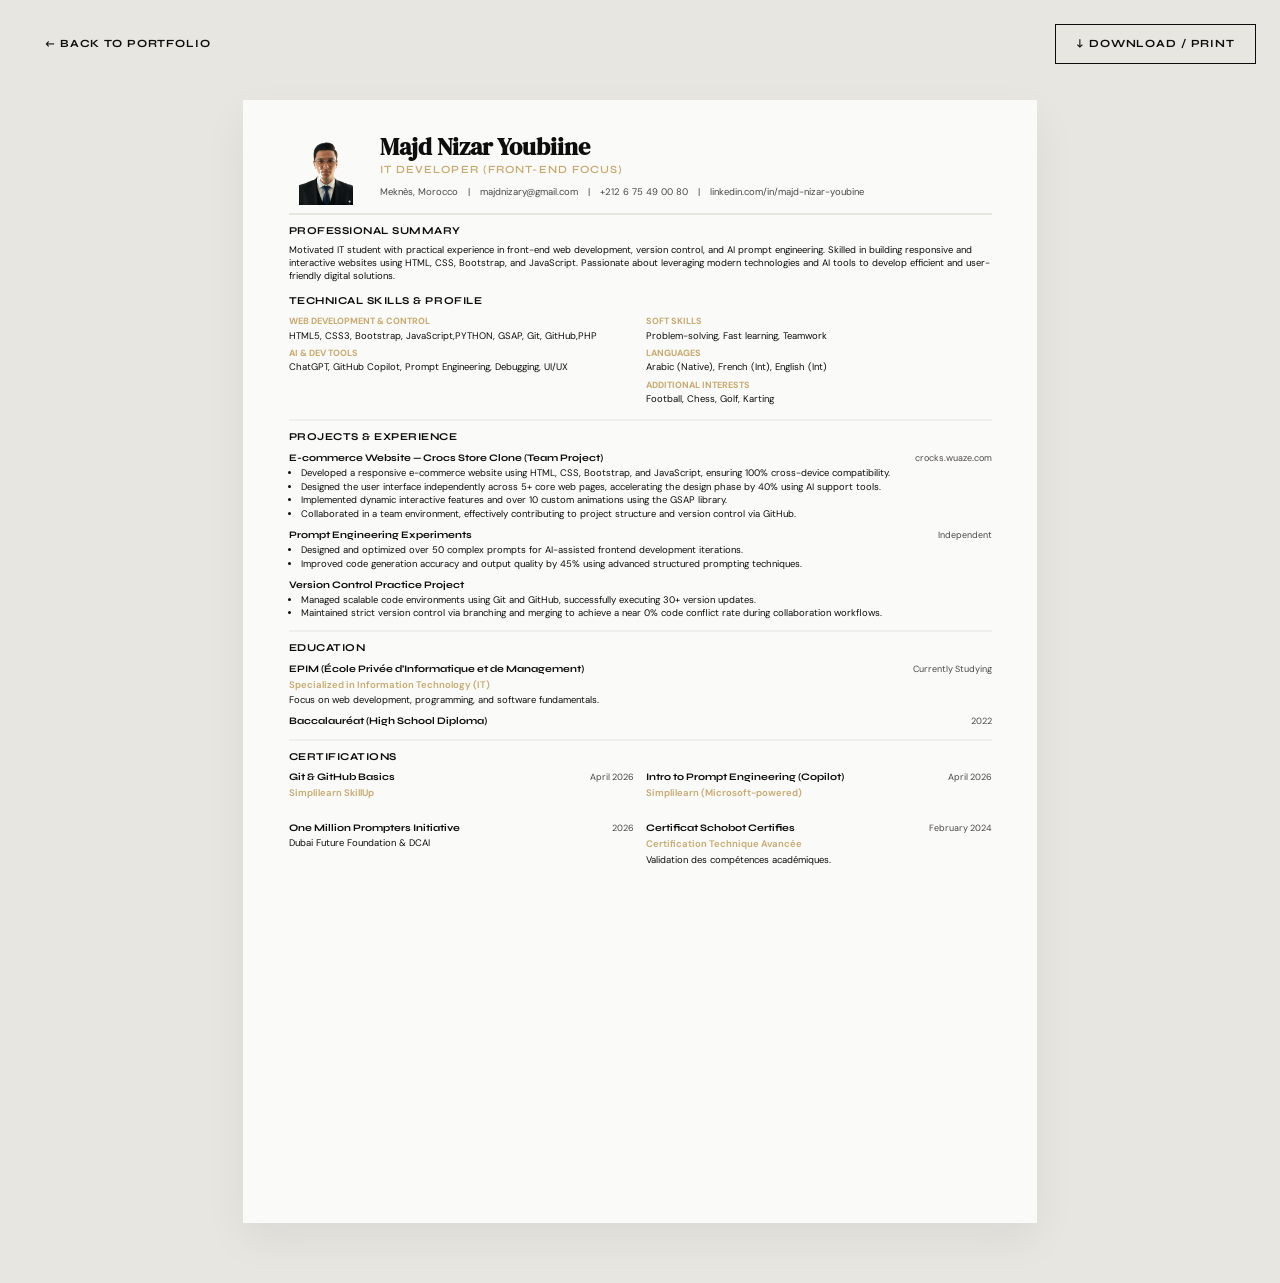
<file: cv.html>
<!DOCTYPE html>
<html lang="en">
<head>
<meta charset="UTF-8" />
<meta name="viewport" content="width=device-width, initial-scale=1.0" />
<title>CV — Majd Nizar Youbiine</title>
<link rel="icon" type="image/png" href="./assets/pic/hero_cutout.png">
<link href="https://fonts.googleapis.com/css2?family=DM+Serif+Display:ital@0;1&family=Syne:wght@400;500;600;700;800&family=DM+Sans:wght@300;400;500;600;700&display=swap" rel="stylesheet" />
<link rel="stylesheet" href="./assets/css/portfolio.css">
<style>
  body {
    background: #e8e6e1;
    padding: 60px 20px;
    display: flex;
    justify-content: center;
    font-family: var(--font-body);
    color: var(--black);
    cursor: auto; /* override portfolio.css cursor:none */
  }
  body::before { display: none; }
  /* Hide the custom cursor elements on the CV page */
  #cursor, #cursor-follower { display: none !important; }
  
  /* Buttons */
  .nav-area { position: absolute; top: 24px; left: 24px; right: 24px; display: flex; justify-content: space-between; }
  .action-btn {
    font-family: var(--font-head);
    font-size: 11px;
    font-weight: 700;
    text-transform: uppercase;
    letter-spacing: 0.08em;
    text-decoration: none;
    color: var(--black);
    background: transparent;
    padding: 10px 20px;
    border: 1.5px solid var(--black);
    cursor: pointer;
    transition: all 0.3s;
    display: flex; align-items: center; gap: 8px;
  }
  .action-btn:hover { background: var(--black); color: var(--white); }
  .back-btn { border-color: transparent; }
  .back-btn:hover { background: transparent; color: var(--accent); }

  /* CV Standard A4 Box */
  .cv-document {
    background: var(--white);
    width: 210mm;
    min-height: 297mm; 
    box-sizing: border-box;
    padding: 8mm 12mm;
    box-shadow: 0 16px 40px rgba(0,0,0,0.06);
    margin: 40px auto 0;
  }

  /* Header Layout */
  .cv-header-block {
    display: flex;
    align-items: center;
    gap: 16px;
    margin-bottom: 8px;
  }
  .cv-photo-box {
    width: 75px;
    height: 75px;
    flex-shrink: 0;
    border-radius: 8px;
    background: transparent;
    overflow: hidden;
  }
  .cv-photo-box img {
    width: 100%;
    height: 100%;
    object-fit: contain;
  }
  
  .cv-title-info h1 {
    font-family: var(--font-display);
    font-size: 24px;
    line-height: 1;
    margin-bottom: 2px;
    color: var(--black);
  }
  .cv-title-info p.cv-subtitle {
    font-family: var(--font-head);
    font-size: 11px;
    text-transform: uppercase;
    letter-spacing: 0.1em;
    color: var(--accent);
    font-weight: 600;
    margin-bottom: 6px;
    margin-top: 0;
  }
  .cv-contact-row {
    font-size: 9.5px;
    color: var(--gray-dark);
    display: flex;
    flex-wrap: wrap;
    align-items: center;
    gap: 10px;
  }
  .cv-contact-row span {
    display: flex;
    align-items: center;
    gap: 4px;
  }
  .cv-contact-row a {
    color: var(--gray-dark);
    text-decoration: none;
  }

  hr.cv-divider {
    border: none;
    height: 1.5px;
    background: var(--gray-light);
    margin: 8px 0;
  }

  /* Structural Sections */
  .cv-section {
    margin-bottom: 10px;
  }
  .cv-section-title {
    font-family: var(--font-head);
    font-size: 10.5px;
    font-weight: 700;
    text-transform: uppercase;
    letter-spacing: 0.05em;
    color: var(--black);
    margin-bottom: 4px;
    margin-top: 0;
  }
  
  /* Tyopgraphy / Data mapping */
  .cv-text {
    font-size: 9.5px;
    line-height: 1.4;
    color: var(--black);
    margin: 0;
  }
  
  /* grids */
  .cv-grid-2 {
    display: grid;
    grid-template-columns: 1fr 1fr;
    gap: 12px;
  }
  
  .skill-block { margin-bottom: 4px; }
  .skill-block strong { font-size: 9px; color: var(--accent); text-transform: uppercase; display: block; margin-bottom: 1px;}
  .skill-block p { font-size: 9.5px; color: var(--black); margin: 0; line-height: 1.3;}

  /* Entry Items */
  .cv-entry { margin-bottom: 6px; }
  .cv-entry-head {
    display: flex;
    justify-content: space-between;
    align-items: baseline;
    margin-bottom: 1px;
  }
  .cv-entry-title {
    font-family: var(--font-head);
    font-size: 10px;
    font-weight: 700;
    color: var(--black);
    margin: 0;
  }
  .cv-entry-right {
    font-size: 9px;
    color: var(--gray-dark);
    text-align: right;
  }
  .cv-entry-subtitle {
    font-size: 9.5px;
    font-weight: 600;
    color: var(--accent);
    margin-bottom: 1px;
  }
  .cv-entry-list {
    margin: 1px 0 0;
    padding-left: 12px;
    font-size: 9.5px;
    line-height: 1.35;
  }
  .cv-entry-list li { margin-bottom: 1px; }

  /* ATS Strict Printing Fallback overrides */
  @media print {
    @page { margin: 0; size: A4; }
    
    /* Strict override to pure safe system fonts so Parsers can decode the PDF stream accurately */
    * {
      font-family: "Helvetica Neue", Helvetica, Arial, sans-serif !important;
      letter-spacing: normal !important; /* Huge letter-spacing confuses some bots */
    }
    
    body { background: white; padding: 0; margin: 0; display: block; }
    .nav-area { display: none !important; }
    
    /* Flatten the DOM visually so the print engine stacks elements predictably */
    .cv-document { 
        box-shadow: none; 
        margin: 0; 
        width: 100%; 
        height: 100vh; /* Lock to exactly 1 page */
        max-width: none;
    }
  }

  @media (max-width: 900px) {
    body { padding: 80px 10px 20px; }
    .cv-document { width: 100%; min-height: auto; padding: 20px; }
    .cv-grid-2 { grid-template-columns: 1fr; gap: 10px; }
    .cv-header-block { flex-direction: column; align-items: flex-start; }
  }
</style>
</head>
<body>

<div class="nav-area">
  <a href="index.html" class="action-btn back-btn">← Back to portfolio</a>
  <button onclick="window.print()" class="action-btn">↓ Download / Print</button>
</div>

<div class="cv-document">
  
  <!-- HEADER -->
  <div class="cv-header-block">
    <div class="cv-photo-box">
      <img src="./assets/pic/hero_headshot_cutout.png" alt="Majd Nizar Youbiine">
    </div>
    <div class="cv-title-info">
       <h1>Majd Nizar Youbiine</h1>
       <!-- Subtitle converted from H2 to P to protect hierarchy -->
       <p class="cv-subtitle">IT Developer (Front-End Focus)</p>
       <div class="cv-contact-row">
           <!-- Emojis strictly removed to avoid bot extraction crashes -->
           <span>Meknès, Morocco</span>
           <span>|</span>
           <span>majdnizary@gmail.com</span>
           <span>|</span>
           <span>+212 6 75 49 00 80</span>
           <span>|</span>
           <span><a href="https://www.linkedin.com/in/majd-nizar-youbine-5653b9337" target="_blank">linkedin.com/in/majd-nizar-youbine</a></span>
       </div>
    </div>
  </div>
  
  <hr class="cv-divider">
  
  <!-- SUMMARY -->
  <div class="cv-section">
     <h2 class="cv-section-title">Professional Summary</h2>
     <p class="cv-text">
       Motivated IT student with practical experience in front-end web development, version control, and AI prompt engineering. Skilled in building responsive and interactive websites using HTML, CSS, Bootstrap, and JavaScript. Passionate about leveraging modern technologies and AI tools to develop efficient and user-friendly digital solutions.
     </p>
  </div>

  <!-- TECHNICAL SKILLS -->
  <div class="cv-section">
     <h2 class="cv-section-title">Technical Skills & Profile</h2>
     <div class="cv-grid-2">
         <div>
             <div class="skill-block">
                 <strong>Web Development & Control</strong>
                 <p>HTML5, CSS3, Bootstrap, JavaScript,PYTHON, GSAP, Git, GitHub,PHP</p>
             </div>
             <div class="skill-block">
                 <strong>AI & Dev Tools</strong>
                 <p>ChatGPT, GitHub Copilot, Prompt Engineering, Debugging, UI/UX</p>
             </div>
         </div>
         <div>
             <div class="skill-block">
                 <strong>Soft Skills</strong>
                 <p>Problem-solving, Fast learning, Teamwork</p>
             </div>
             <div class="skill-block">
                 <strong>Languages</strong>
                 <p>Arabic (Native), French (Int), English (Int)</p>
             </div>
             <div class="skill-block">
                 <strong>Additional Interests</strong>
                 <p>Football, Chess, Golf, Karting</p>
             </div>
         </div>
     </div>
  </div>

  <hr class="cv-divider" style="opacity: 0.5;">

  <!-- EXPERIENCE & PROJECTS -->
  <div class="cv-section">
     <h2 class="cv-section-title">Projects & Experience</h2>
     
     <div class="cv-entry">
       <div class="cv-entry-head">
         <h3 class="cv-entry-title">E-commerce Website — Crocs Store Clone (Team Project)</h3>
         <div class="cv-entry-right">crocks.wuaze.com</div>
       </div>
       <ul class="cv-entry-list cv-text">
           <li>Developed a responsive e-commerce website using HTML, CSS, Bootstrap, and JavaScript, ensuring 100% cross-device compatibility.</li>
           <li>Designed the user interface independently across 5+ core web pages, accelerating the design phase by 40% using AI support tools.</li>
           <li>Implemented dynamic interactive features and over 10 custom animations using the GSAP library.</li>
           <li>Collaborated in a team environment, effectively contributing to project structure and version control via GitHub.</li>
       </ul>
     </div>
     
     <div class="cv-entry">
       <div class="cv-entry-head">
         <h3 class="cv-entry-title">Prompt Engineering Experiments</h3>
         <div class="cv-entry-right">Independent</div>
       </div>
       <ul class="cv-entry-list cv-text">
           <li>Designed and optimized over 50 complex prompts for AI-assisted frontend development iterations.</li>
           <li>Improved code generation accuracy and output quality by 45% using advanced structured prompting techniques.</li>
       </ul>
     </div>
     
     <div class="cv-entry">
       <div class="cv-entry-head">
         <h3 class="cv-entry-title">Version Control Practice Project</h3>
       </div>
       <ul class="cv-entry-list cv-text">
           <li>Managed scalable code environments using Git and GitHub, successfully executing 30+ version updates.</li>
           <li>Maintained strict version control via branching and merging to achieve a near 0% code conflict rate during collaboration workflows.</li>
       </ul>
     </div>
  </div>
  
  <hr class="cv-divider" style="opacity: 0.5;">

  <!-- EDUCATION -->
  <div class="cv-section">
     <h2 class="cv-section-title">Education</h2>
     
     <div class="cv-entry">
       <div class="cv-entry-head">
         <h3 class="cv-entry-title">EPIM (École Privée d’Informatique et de Management)</h3>
         <div class="cv-entry-right">Currently Studying</div>
       </div>
       <div class="cv-entry-subtitle">Specialized in Information Technology (IT)</div>
       <div class="cv-text">Focus on web development, programming, and software fundamentals.</div>
     </div>
     
     <div class="cv-entry" style="margin-top: 6px;">
       <div class="cv-entry-head">
         <h3 class="cv-entry-title">Baccalauréat (High School Diploma)</h3>
         <div class="cv-entry-right">2022</div>
       </div>
     </div>
  </div>

  <hr class="cv-divider" style="opacity: 0.5;">

  <!-- CERTIFICATIONS -->
  <div class="cv-section">
     <h2 class="cv-section-title">Certifications</h2>
     
     <div class="cv-grid-2">
         <div class="cv-entry">
           <div class="cv-entry-head">
             <h3 class="cv-entry-title">Git & GitHub Basics</h3>
             <div class="cv-entry-right">April 2026</div>
           </div>
           <div class="cv-entry-subtitle">Simplilearn SkillUp</div>
         </div>
         
         <div class="cv-entry">
           <div class="cv-entry-head">
             <h3 class="cv-entry-title">Intro to Prompt Engineering (Copilot)</h3>
             <div class="cv-entry-right">April 2026</div>
           </div>
           <div class="cv-entry-subtitle">Simplilearn (Microsoft-powered)</div>
         </div>
         
         <div class="cv-entry">
           <div class="cv-entry-head">
             <h3 class="cv-entry-title">One Million Prompters Initiative</h3>
             <div class="cv-entry-right">2026</div>
           </div>
           <div class="cv-text">Dubai Future Foundation & DCAI</div>
         </div>
         
         <div class="cv-entry">
           <div class="cv-entry-head">
             <h3 class="cv-entry-title">Certificat Schobot Certifies</h3>
             <div class="cv-entry-right">February 2024</div>
           </div>
           <div class="cv-entry-subtitle">Certification Technique Avancée</div>
           <div class="cv-text">Validation des compétences académiques.</div>
         </div>
     </div>
  </div>
  
</div>

</body>
</html>
</file>
<file: assets/css/portfolio.css>
*, *::before, *::after { margin: 0; padding: 0; box-sizing: border-box; }

:root {
  --black: #0d0d0d;
  --white: #fafaf8;
  --off: #f4f2ee;
  --gray-light: #e8e6e1;
  --gray-mid: #9e9b96;
  --gray-dark: #4a4844;
  --accent: #c8a96e;
  --accent-dark: #a8883e;
  --font-display: 'DM Serif Display', serif;
  --font-head: 'Syne', sans-serif;
  --font-body: 'DM Sans', sans-serif;
}

html { scroll-behavior: smooth; }

body {
  background: var(--white);
  color: var(--black);
  font-family: var(--font-body);
  font-size: 16px;
  line-height: 1.6;
  overflow-x: hidden;
  cursor: none;
}

/* CUSTOM CURSOR */
#cursor {
  position: fixed;
  width: 10px; height: 10px;
  background: var(--black);
  border-radius: 50%;
  pointer-events: none;
  z-index: 9999;
  transform: translate(-50%, -50%);
  transition: width 0.3s cubic-bezier(0.25, 1, 0.25, 1), height 0.3s cubic-bezier(0.25, 1, 0.25, 1), background 0.3s;
  mix-blend-mode: difference;
}
#cursor-follower {
  position: fixed;
  width: 40px; height: 40px;
  border: 1px solid rgba(13, 13, 13, 0.5);
  background: rgba(200, 169, 110, 0.1);
  backdrop-filter: blur(2px);
  -webkit-backdrop-filter: blur(2px);
  border-radius: 50%;
  pointer-events: none;
  z-index: 9998;
  transform: translate(-50%, -50%);
  opacity: 0.8;
  transition: opacity 0.3s, width 0.3s cubic-bezier(0.25, 1, 0.25, 1), height 0.3s cubic-bezier(0.25, 1, 0.25, 1);
}
body:has(a:hover) #cursor,
body:has(button:hover) #cursor,
body:has(.service-card:hover) #cursor,
body:has(.work-card:hover) #cursor { width: 8px; height: 8px; background: var(--white); }
body:has(a:hover) #cursor-follower,
body:has(button:hover) #cursor-follower,
body:has(.service-card:hover) #cursor-follower,
body:has(.work-card:hover) #cursor-follower { width: 64px; height: 64px; opacity: 1; border-color: rgba(200, 169, 110, 0.5); background: rgba(200, 169, 110, 0.2); }

/* NOISE OVERLAY & AMBIENT BG */
body::before {
  content: '';
  position: fixed; inset: 0;
  background-image: url("data:image/svg+xml,%3Csvg viewBox='0 0 200 200' xmlns='http://www.w3.org/2000/svg'%3E%3Cfilter id='n'%3E%3CfeTurbulence type='fractalNoise' baseFrequency='0.9' numOctaves='4' stitchTiles='stitch'/%3E%3C/filter%3E%3Crect width='100%25' height='100%25' filter='url(%23n)'/%3E%3C/svg%3E");
  opacity: 0.025;
  pointer-events: none;
  z-index: 1;
}

.ambient-bg {
  position: fixed; inset: 0; z-index: 0; pointer-events: none; overflow: hidden;
}
.ambient-orb {
  position: absolute;
  border-radius: 50%;
  filter: blur(90px);
  opacity: 0.4;
  animation: floatOrb 25s infinite ease-in-out alternate;
}
.orb-1 { width: 45vw; height: 45vw; background: var(--accent); top: -10vw; left: -10vw; mix-blend-mode: multiply; }
.orb-2 { width: 40vw; height: 40vw; background: var(--gray-light); bottom: -10vw; right: -10vw; animation-delay: -5s; mix-blend-mode: multiply; }
.orb-3 { width: 35vw; height: 35vw; background: rgba(200,169,110,0.3); top: 30vh; left: 30vw; animation-delay: -10s; mix-blend-mode: multiply;}
@keyframes floatOrb {
  0% { transform: translate(0, 0) scale(1); }
  100% { transform: translate(8vw, 8vw) scale(1.15); }
}

/* NAV */
nav {
  position: fixed; top: 0; left: 0; right: 0; z-index: 100;
  display: flex; align-items: center; justify-content: space-between;
  padding: 28px 56px;
  mix-blend-mode: normal;
}
nav::before {
  content: '';
  position: absolute; inset: 0;
  background: rgba(250,250,248,0.85);
  backdrop-filter: blur(12px);
  -webkit-backdrop-filter: blur(12px);
  border-bottom: 1px solid var(--gray-light);
  z-index: -1;
  opacity: 0;
  transition: opacity 0.4s;
}
nav.scrolled::before { opacity: 1; }

.nav-logo {
  font-family: var(--font-head);
  font-weight: 800;
  font-size: 20px;
  letter-spacing: -0.5px;
  color: var(--black);
  text-decoration: none;
}
.nav-logo span { color: var(--accent); }

.nav-links {
  display: flex; gap: 40px; list-style: none;
}
.nav-links a {
  font-family: var(--font-head);
  font-size: 13px;
  font-weight: 500;
  letter-spacing: 0.08em;
  text-transform: uppercase;
  color: var(--gray-dark);
  text-decoration: none;
  position: relative;
  transition: color 0.3s;
}
.nav-links a::after {
  content: '';
  position: absolute; bottom: -4px; left: 0;
  width: 0; height: 1.5px;
  background: var(--accent);
  transition: width 0.35s cubic-bezier(.25,.8,.25,1);
}
.nav-links a:hover { color: var(--black); }
.nav-links a:hover::after { width: 100%; }

.nav-action-group {
  display: flex;
  align-items: center;
  gap: 16px;
}

.nav-cta {
  font-family: var(--font-head);
  font-size: 13px;
  font-weight: 600;
  letter-spacing: 0.06em;
  text-transform: uppercase;
  color: var(--white);
  background: var(--black);
  padding: 12px 28px;
  border: none;
  text-decoration: none;
  transition: background 0.3s, transform 0.2s;
  display: inline-block;
}
.nav-cta:hover { background: var(--accent-dark); transform: translateY(-2px); }

.nav-cv {
  font-family: var(--font-head);
  font-size: 13px;
  font-weight: 600;
  letter-spacing: 0.06em;
  text-transform: uppercase;
  color: var(--black);
  background: transparent;
  padding: 11px 26px;
  border: 1.5px solid var(--black);
  text-decoration: none;
  transition: background 0.3s, color 0.3s, transform 0.2s;
  display: inline-block;
}
.nav-cv:hover { background: var(--black); color: var(--white); transform: translateY(-2px); }

/* HERO */
#hero {
  min-height: 100vh;
  display: flex;
  flex-direction: column;
  justify-content: flex-end;
  padding: 0 56px 80px;
  position: relative;
  overflow: hidden;
}

.hero-bg-line {
  position: absolute;
  top: 0; right: 120px;
  width: 1px; height: 100%;
  background: var(--gray-light);
  transform-origin: top;
}
.hero-bg-line:nth-child(2) { right: 380px; }
.hero-bg-line:nth-child(3) { right: 640px; opacity: 0.5; }

.hero-tag {
  font-family: var(--font-head);
  font-size: 12px;
  font-weight: 600;
  letter-spacing: 0.14em;
  text-transform: uppercase;
  color: var(--accent);
  display: flex; align-items: center; gap: 12px;
  margin-bottom: 32px;
  opacity: 0;
}
.hero-tag::before {
  content: '';
  display: block;
  width: 32px; height: 1.5px;
  background: var(--accent);
}

.hero-content-wrapper {
  display: flex;
  align-items: flex-end;
  justify-content: space-between;
  width: 100%;
}

.hero-text-side {
  flex: 0 0 55%;
  position: relative;
  z-index: 10;
}

.hero-image-side {
  position: absolute;
  right: 5%;
  bottom: 0;
  width: 45%;
  max-width: 650px;
  z-index: 5;
}

.hero-image-side img {
  width: 100%;
  height: auto;
  object-fit: contain;
  filter: grayscale(0.1);
  transition: filter 0.3s ease;
}

.hero-image-side img:hover {
  filter: grayscale(0);
}

.hero-title {
  font-family: var(--font-display);
  font-size: clamp(64px, 9vw, 128px);
  line-height: 0.95;
  letter-spacing: -2px;
  color: var(--black);
  overflow: hidden;
  margin-bottom: 48px;
}
.hero-title .italic { font-style: italic; color: var(--gray-mid); }

.hero-bottom {
  display: flex;
  align-items: flex-end;
  justify-content: space-between;
  gap: 40px;
}
.hero-desc {
  max-width: 440px;
  font-size: 17px;
  line-height: 1.7;
  color: var(--gray-dark);
  font-weight: 300;
  opacity: 0;
}

/* Stats embedded in Hero */
.hero-stats {
  display: flex;
  gap: 32px;
  margin-top: 32px;
  opacity: 0;
}
.hero-stat-box h2 {
  font-family: var(--font-head);
  font-size: 28px;
  color: var(--black);
  line-height: 1;
}
.hero-stat-box p {
  font-size: 12px;
  color: var(--gray-mid);
  text-transform: uppercase;
  letter-spacing: 0.05em;
  margin-top: 4px;
}

.hero-scroll {
  display: flex;
  flex-direction: column;
  align-items: center;
  gap: 12px;
  opacity: 0;
}
.hero-scroll span {
  font-family: var(--font-head);
  font-size: 11px;
  letter-spacing: 0.12em;
  text-transform: uppercase;
  color: var(--gray-mid);
  writing-mode: vertical-rl;
}
.scroll-line {
  width: 1.5px; height: 80px;
  background: linear-gradient(to bottom, var(--accent), transparent);
  animation: scrollPulse 2s ease-in-out infinite;
}
@keyframes scrollPulse {
  0%, 100% { transform: scaleY(1); opacity: 1; }
  50% { transform: scaleY(0.6); opacity: 0.4; }
}

/* MARQUEE */
.marquee-section {
  overflow: hidden;
  border-top: 1px solid var(--gray-light);
  border-bottom: 1px solid var(--gray-light);
  padding: 20px 0;
  background: var(--off);
}
.marquee-track {
  display: flex; gap: 0;
  white-space: nowrap;
  animation: marquee 30s linear infinite;
}
.marquee-item {
  font-family: var(--font-head);
  font-size: 13px;
  font-weight: 600;
  letter-spacing: 0.1em;
  text-transform: uppercase;
  color: var(--gray-dark);
  padding: 0 40px;
  display: flex; align-items: center; gap: 40px;
}
.marquee-item::after {
  content: '✦';
  color: var(--accent);
  font-size: 10px;
}
@keyframes marquee {
  from { transform: translateX(0); }
  to { transform: translateX(-50%); }
}

/* SECTIONS GLOBALS */
section { padding: 120px 56px; }

.section-label {
  font-family: var(--font-head);
  font-size: 11px;
  font-weight: 700;
  letter-spacing: 0.18em;
  text-transform: uppercase;
  color: var(--accent);
  display: flex; align-items: center; gap: 12px;
  margin-bottom: 64px;
  opacity: 0;
}
.section-label::before {
  content: '';
  display: block;
  width: 28px; height: 1.5px;
  background: var(--accent);
}

.section-title {
  font-family: var(--font-display);
  font-size: clamp(42px, 5vw, 72px);
  line-height: 1.05;
  letter-spacing: -1.5px;
  margin-bottom: 24px;
  overflow: hidden;
}
.section-title .italic { font-style: italic; color: var(--gray-mid); }

/* ABOUT */
#about { background: var(--off); }
.about-grid {
  display: grid;
  grid-template-columns: 1.2fr 1fr;
  gap: 80px;
  align-items: start;
  margin-top: 80px;
}
.about-text p {
  font-size: 17px;
  line-height: 1.8;
  color: var(--gray-dark);
  margin-bottom: 24px;
  font-weight: 300;
  opacity: 0;
}
.about-text p strong {
  color: var(--black);
  font-weight: 500;
}

.delivered-meals {
  display: flex;
  align-items: center;
  gap: 15px;
  margin-top: 32px;
  margin-bottom: 32px;
  opacity: 0;
}

.delivered-imgs img {
  width: 45px;
  height: 45px;
  border-radius: 50%;
  border: 3px solid var(--off);
  margin-right: -15px;
}

.delivered-text span {
  font-family: var(--font-head);
  font-weight: 700;
  color: var(--black);
}

.about-links {
  display: flex; gap: 20px;
  margin-top: 40px;
  opacity: 0;
}
.btn-primary {
  font-family: var(--font-head);
  font-size: 13px;
  font-weight: 600;
  letter-spacing: 0.06em;
  text-transform: uppercase;
  color: var(--white);
  background: var(--black);
  padding: 16px 36px;
  text-decoration: none;
  display: inline-block;
  transition: background 0.3s, transform 0.25s;
}
.btn-primary:hover { background: var(--accent-dark); transform: translateY(-3px); }
.btn-outline {
  font-family: var(--font-head);
  font-size: 13px;
  font-weight: 600;
  letter-spacing: 0.06em;
  text-transform: uppercase;
  color: var(--black);
  background: transparent;
  padding: 16px 36px;
  text-decoration: none;
  display: inline-block;
  border: 1.5px solid var(--black);
  transition: background 0.3s, color 0.3s, transform 0.25s;
}
.btn-outline:hover { background: var(--black); color: var(--white); transform: translateY(-3px); }

.skills-grid {
  display: grid;
  grid-template-columns: 1fr 1fr;
  gap: 16px;
}
.skill-item {
  background: rgba(255, 255, 255, 0.5);
  backdrop-filter: blur(16px);
  -webkit-backdrop-filter: blur(16px);
  border: 1px solid rgba(255, 255, 255, 0.7);
  box-shadow: 0 4px 24px rgba(0,0,0,0.03);
  border-radius: 12px;
  padding: 28px 32px;
  opacity: 0;
  transition: all 0.4s cubic-bezier(0.25, 1, 0.25, 1);
}
.skill-item:hover { 
  background: rgba(255, 255, 255, 0.9); 
  transform: translateY(-5px);
  border-color: var(--accent);
  box-shadow: 0 8px 32px rgba(200,169,110,0.15);
}
.skill-item:hover .skill-name,
.skill-item:hover .skill-level { color: var(--black) !important; }
.skill-item:hover .skill-bar-fill { background: var(--accent) !important; }

.skill-name {
  font-family: var(--font-head);
  font-size: 15px;
  font-weight: 600;
  color: var(--black);
  margin-bottom: 12px;
  transition: color 0.3s;
}
.skill-bar {
  height: 2px;
  background: var(--gray-light);
  margin-bottom: 8px;
  overflow: hidden;
}
.skill-bar-fill {
  height: 100%;
  background: var(--black);
  width: 0;
  transition: background 0.3s;
}
.skill-level {
  font-size: 12px;
  color: var(--gray-mid);
  font-family: var(--font-head);
  font-weight: 500;
  transition: color 0.3s;
}

/* SERVICES */
.services-grid {
  display: grid;
  grid-template-columns: repeat(6, 1fr);
  gap: 20px;
  margin-top: 80px;
}
.service-card {
  background: rgba(255, 255, 255, 0.4);
  backdrop-filter: blur(20px);
  -webkit-backdrop-filter: blur(20px);
  border: 1px solid rgba(255, 255, 255, 0.6);
  box-shadow: 0 8px 32px rgba(0,0,0,0.03);
  border-radius: 16px;
  padding: 48px 40px;
  position: relative;
  overflow: hidden;
  opacity: 0;
  cursor: pointer;
  transition: all 0.5s cubic-bezier(0.25, 1, 0.25, 1);
}

/* Bento Box Column Logic */
.service-card:nth-child(1) { grid-column: span 4; }
.service-card:nth-child(2) { grid-column: span 2; }
.service-card:nth-child(3) { grid-column: span 3; }
.service-card:nth-child(4) { grid-column: span 3; }
.service-card:nth-child(5) { grid-column: span 2; }
.service-card:nth-child(6) { grid-column: span 4; }

.service-card::before {
  content: '';
  position: absolute; bottom: 0; left: 0;
  width: 100%; height: 4px;
  background: var(--accent);
  transform: scaleX(0);
  transform-origin: left;
  transition: transform 0.5s cubic-bezier(0.25, 1, 0.25, 1);
}
.service-card:hover { 
  background: rgba(255, 255, 255, 0.85); 
  transform: translateY(-6px) scale(1.01);
  border-color: var(--accent);
  box-shadow: 0 16px 48px rgba(200,169,110,0.1);
}
.service-card:hover .service-num,
.service-card:hover .service-title,
.service-card:hover .service-desc { color: var(--black) !important; }
.service-card:hover::before { transform: scaleX(1); }

.service-num {
  font-family: var(--font-display);
  font-size: 13px;
  font-style: italic;
  color: var(--accent);
  margin-bottom: 32px;
  display: block;
  transition: color 0.4s;
}
.service-title {
  font-family: var(--font-head);
  font-size: 22px;
  font-weight: 700;
  color: var(--black);
  margin-bottom: 16px;
  line-height: 1.2;
  transition: color 0.4s;
}
.service-desc {
  font-size: 15px;
  color: var(--gray-dark);
  line-height: 1.7;
  font-weight: 300;
  transition: color 0.4s;
}

/* WORK */
#work { background: var(--off); }
.work-filter {
  display: flex; gap: 8px; flex-wrap: wrap;
  margin-top: 60px; margin-bottom: 48px;
  opacity: 0;
}
.filter-btn {
  font-family: var(--font-head);
  font-size: 12px;
  font-weight: 600;
  letter-spacing: 0.07em;
  text-transform: uppercase;
  background: transparent;
  color: var(--gray-dark);
  border: 1.5px solid var(--gray-light);
  padding: 10px 24px;
  cursor: pointer;
  transition: all 0.25s;
}
.filter-btn.active,
.filter-btn:hover {
  background: var(--black);
  color: var(--white);
  border-color: var(--black);
}

.work-grid {
  display: grid;
  grid-template-columns: repeat(10, 1fr);
  gap: 20px;
}
.work-card {
  position: relative;
  overflow: hidden;
  background: var(--off);
  opacity: 0;
  cursor: pointer;
  border-radius: 20px;
  box-shadow: 0 10px 40px rgba(0,0,0,0.05);
  transition: transform 0.5s cubic-bezier(0.25, 1, 0.25, 1);
}
.work-card:hover {
  transform: translateY(-8px);
}

/* Asymmetric Editorial Masonry pattern */
.work-card:nth-child(1) { grid-column: span 6; aspect-ratio: 16/9; }
.work-card:nth-child(2) { grid-column: span 4; aspect-ratio: 1/1.1; }
.work-card:nth-child(3) { grid-column: span 4; aspect-ratio: 1/1.1; }
.work-card:nth-child(4) { grid-column: span 6; aspect-ratio: 16/9; }

/* In case of more items, continue the pattern */
.work-card:nth-child(n+5) { grid-column: span 5; aspect-ratio: 4/3; }

.work-card-placeholder {
  width: 100%; height: 100%;
  background: var(--gray-light);
  display: flex; align-items: center; justify-content: center;
  transition: transform 1.2s cubic-bezier(0.19, 1, 0.22, 1), filter 0.8s ease;
  filter: grayscale(0.85) brightness(0.8);
}
.work-card:hover .work-card-placeholder {
  transform: scale(1.04);
  filter: grayscale(0) brightness(1);
}
.placeholder-icon {
  font-family: var(--font-display);
  font-size: 80px;
  font-style: italic;
  color: var(--gray-mid);
  opacity: 0.3;
}

/* Frosted Glass Overlay */
.work-card-glass {
  position: absolute;
  left: 20px; right: 20px; bottom: 20px;
  background: rgba(250, 250, 248, 0.6);
  backdrop-filter: blur(20px);
  -webkit-backdrop-filter: blur(20px);
  border: 1px solid rgba(255, 255, 255, 0.8);
  border-radius: 16px;
  padding: 32px;
  color: var(--black);
  display: flex;
  flex-direction: column;
}

.work-card-tag {
  font-family: var(--font-head);
  font-size: 11px;
  font-weight: 700;
  letter-spacing: 0.12em;
  text-transform: uppercase;
  color: var(--accent);
  margin-bottom: 12px;
}
.work-card-title {
  font-family: var(--font-display);
  font-size: clamp(24px, 2.8vw, 36px);
  line-height: 1.1;
  color: var(--black);
  margin: 0;
}

.glass-bottom {
  max-height: 0;
  opacity: 0;
  overflow: hidden;
  transition: max-height 0.6s cubic-bezier(0.25, 1, 0.25, 1), opacity 0.4s ease;
}
.work-card:hover .glass-bottom {
  max-height: 250px;
  opacity: 1;
  margin-top: 24px;
}

.work-card-desc {
  font-size: 15px;
  color: var(--gray-dark);
  line-height: 1.6;
  font-weight: 400;
  margin-bottom: 24px;
}

.work-arrow {
  display: inline-flex;
  align-items: center;
  gap: 12px;
  font-family: var(--font-head);
  font-size: 12px;
  font-weight: 600;
  letter-spacing: 0.1em;
  text-transform: uppercase;
  color: var(--accent);
}
.work-arrow span {
  font-size: 16px;
  transition: transform 0.3s ease;
}
.work-card:hover .work-arrow span {
  transform: translateX(6px);
}


/* TIMELINE */
#timeline { background: var(--white); }
.timeline-list {
  max-width: 860px;
  margin-top: 80px;
  position: relative;
}
.timeline-list::before {
  content: '';
  position: absolute;
  left: 0; top: 0; bottom: 0;
  width: 1.5px;
  background: var(--gray-light);
}
.timeline-item {
  padding: 0 0 64px 56px;
  position: relative;
  opacity: 0;
}
.timeline-item::before {
  content: '';
  position: absolute;
  left: -5px; top: 6px;
  width: 11px; height: 11px;
  background: var(--white);
  border: 2px solid var(--accent);
  border-radius: 50%;
  transition: background 0.3s;
}
.timeline-item:hover::before { background: var(--accent); }
.timeline-year {
  font-family: var(--font-head);
  font-size: 12px;
  font-weight: 700;
  letter-spacing: 0.1em;
  text-transform: uppercase;
  color: var(--accent);
  margin-bottom: 10px;
}
.timeline-degree {
  font-family: var(--font-head);
  font-size: 20px;
  font-weight: 700;
  color: var(--black);
  margin-bottom: 6px;
}
.timeline-school {
  font-size: 15px;
  color: var(--gray-mid);
  margin-bottom: 16px;
  font-weight: 400;
}
.timeline-text {
  font-size: 15px;
  color: var(--gray-dark);
  line-height: 1.7;
  font-weight: 300;
  max-width: 620px;
}

/* CONTACT */
#contact { background: var(--black); color: var(--white); }
#contact .section-label { color: var(--accent); }
#contact .section-title { color: var(--white); }
#contact .section-title .italic { color: var(--gray-mid); }

.contact-grid {
  display: grid;
  grid-template-columns: 1fr 1fr;
  gap: 80px;
  margin-top: 80px;
  align-items: start;
}
.contact-info p {
  font-size: 17px;
  color: rgba(255,255,255,0.55);
  line-height: 1.8;
  font-weight: 300;
  margin-bottom: 48px;
  opacity: 0;
}
.contact-links {
  display: flex;
  flex-direction: column;
  gap: 16px;
  opacity: 0;
}
.contact-link {
  display: flex; align-items: center; justify-content: space-between;
  padding: 20px 28px;
  border: 1px solid rgba(255,255,255,0.08);
  text-decoration: none;
  color: var(--white);
  transition: background 0.3s, border-color 0.3s;
}
.contact-link:hover { background: rgba(200,169,110,0.08); border-color: var(--accent); }
.contact-link-label {
  font-family: var(--font-head);
  font-size: 12px;
  font-weight: 600;
  letter-spacing: 0.1em;
  text-transform: uppercase;
  color: var(--accent);
  display: block;
  margin-bottom: 4px;
}
.contact-link-value {
  font-size: 15px;
  color: var(--white);
  font-weight: 300;
}
.contact-arrow { font-size: 20px; color: var(--gray-mid); transition: color 0.3s; }
.contact-link:hover .contact-arrow { color: var(--accent); }

.contact-form {
  display: flex; flex-direction: column; gap: 20px;
  opacity: 0;
}
.form-group { display: flex; flex-direction: column; gap: 8px; }
.form-label {
  font-family: var(--font-head);
  font-size: 11px;
  font-weight: 600;
  letter-spacing: 0.12em;
  text-transform: uppercase;
  color: rgba(255,255,255,0.4);
}
.form-input, .form-textarea {
  background: rgba(255,255,255,0.04);
  border: 1px solid rgba(255,255,255,0.1);
  color: var(--white);
  padding: 16px 20px;
  font-family: var(--font-body);
  font-size: 15px;
  font-weight: 300;
  outline: none;
  transition: border-color 0.3s, background 0.3s;
  resize: none;
}
.form-input:focus, .form-textarea:focus {
  border-color: var(--accent);
  background: rgba(200,169,110,0.04);
}
.form-textarea { height: 140px; }
.form-btn {
  font-family: var(--font-head);
  font-size: 13px;
  font-weight: 700;
  letter-spacing: 0.08em;
  text-transform: uppercase;
  color: var(--black);
  background: var(--accent);
  border: none;
  padding: 20px 40px;
  cursor: pointer;
  align-self: flex-start;
  transition: background 0.3s, transform 0.25s;
}
.form-btn:hover { background: var(--white); transform: translateY(-3px); }

/* FOOTER */
footer {
  background: var(--black);
  border-top: 1px solid rgba(255,255,255,0.06);
  padding: 32px 56px;
  display: flex;
  align-items: center;
  justify-content: space-between;
}
.footer-copy {
  font-size: 13px;
  color: rgba(255,255,255,0.25);
  font-family: var(--font-head);
  font-weight: 400;
}
.footer-logo {
  font-family: var(--font-head);
  font-weight: 800;
  font-size: 18px;
  color: rgba(255,255,255,0.2);
  letter-spacing: -0.5px;
  text-decoration: none;
}
.footer-logo span { color: var(--accent); opacity: 0.6; }

/* MOBILE MENU */
.menu-toggle {
  display: none;
  flex-direction: column; gap: 6px;
  background: none; border: none; cursor: pointer; padding: 4px;
}
.menu-toggle span {
  display: block; width: 28px; height: 1.5px;
  background: var(--black); transition: all 0.3s;
}

/* LOADING SCREEN */
#loader {
  position: fixed; inset: 0;
  background: var(--black);
  z-index: 9000;
  display: flex; flex-direction: column;
  align-items: center; justify-content: center;
  gap: 32px;
}
.loader-text {
  font-family: var(--font-display);
  font-size: clamp(40px, 8vw, 96px);
  color: var(--white);
  letter-spacing: -2px;
  overflow: hidden;
}
.loader-bar-wrap {
  width: 200px; height: 1.5px;
  background: rgba(255,255,255,0.1);
}
.loader-bar {
  height: 100%;
  width: 0;
  background: var(--accent);
}
.loader-percent {
  font-family: var(--font-head);
  font-size: 12px;
  font-weight: 600;
  letter-spacing: 0.1em;
  color: var(--accent);
}
</file>
